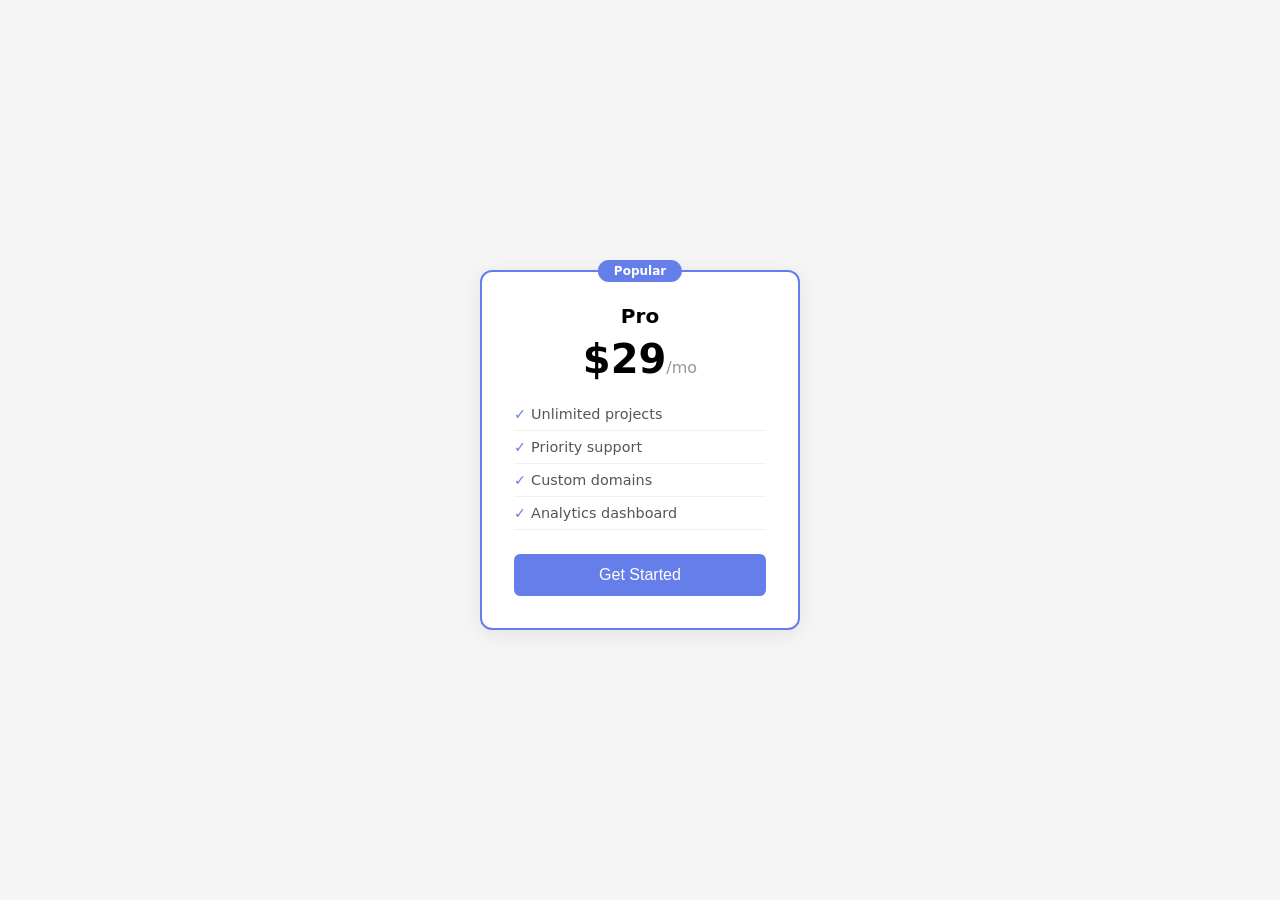
<file: cookbook/cards/pricing-card/index.html>
<!DOCTYPE html>
<html lang="en">
<head>
  <meta charset="UTF-8">
  <meta name="viewport" content="width=device-width, initial-scale=1.0">
  <title>Pricing Card</title>
  <style>
    *, *::before, *::after { box-sizing: border-box; margin: 0; padding: 0; }
    body { font-family: system-ui, sans-serif; min-height: 100vh; display: grid; place-items: center; background: #f5f5f5; }

    .pricing-card {
      background: white;
      border-radius: 12px;
      padding: 2rem;
      box-shadow: 0 4px 20px rgba(0,0,0,0.08);
      max-width: 320px;
      width: 90%;
      text-align: center;
      position: relative;
    }

    .pricing-card.featured {
      border: 2px solid #667eea;
    }
    .pricing-card.featured::before {
      content: 'Popular';
      position: absolute;
      top: -12px;
      left: 50%;
      transform: translateX(-50%);
      background: #667eea;
      color: white;
      padding: 0.25rem 1rem;
      border-radius: 9999px;
      font-size: 0.75rem;
      font-weight: 600;
    }

    .pricing-card h2 { font-size: 1.25rem; margin-bottom: 0.5rem; }
    .price { font-size: 2.5rem; font-weight: 800; margin-bottom: 1rem; }
    .price span { font-size: 1rem; font-weight: 400; color: #999; }

    .features { list-style: none; text-align: left; margin-bottom: 1.5rem; }
    .features li { padding: 0.5rem 0; border-bottom: 1px solid #f0f0f0; color: #555; font-size: 0.9rem; }
    .features li::before { content: '✓ '; color: #667eea; font-weight: 700; }

    .btn { width: 100%; padding: 0.75rem; border-radius: 6px; font-size: 1rem; cursor: pointer; border: none; }
    .btn-primary { background: #667eea; color: white; }
    .btn-outline { background: transparent; color: #667eea; border: 1px solid #667eea; }
  </style>
</head>
<body>
  <div class="pricing-card featured">
    <h2>Pro</h2>
    <div class="price">$29<span>/mo</span></div>
    <ul class="features">
      <li>Unlimited projects</li>
      <li>Priority support</li>
      <li>Custom domains</li>
      <li>Analytics dashboard</li>
    </ul>
    <button class="btn btn-primary">Get Started</button>
  </div>
</body>
</html>
</file>
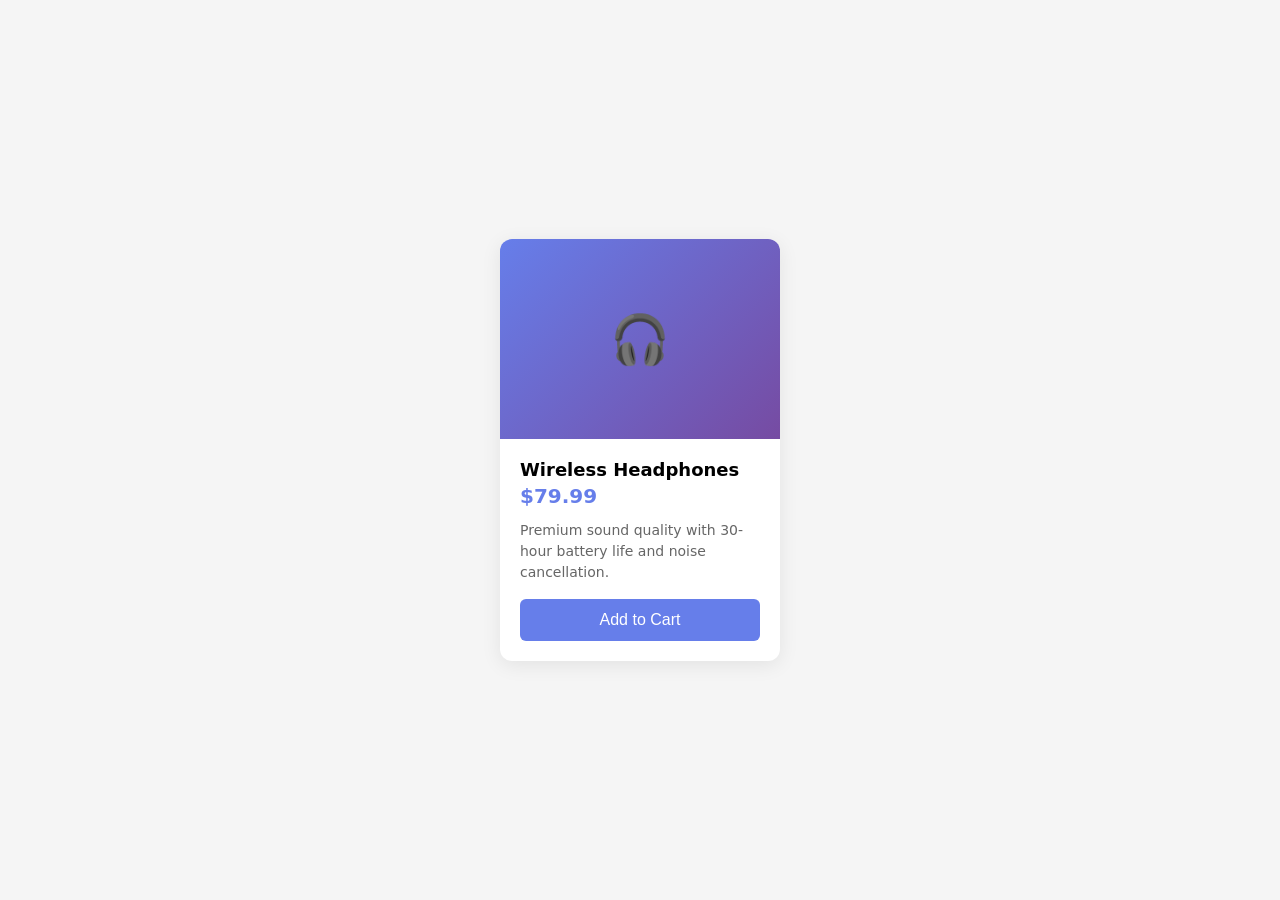
<file: cookbook/cards/product-card/index.html>
<!DOCTYPE html>
<html lang="en">
<head>
  <meta charset="UTF-8">
  <meta name="viewport" content="width=device-width, initial-scale=1.0">
  <title>Product Card</title>
  <style>
    *, *::before, *::after { box-sizing: border-box; margin: 0; padding: 0; }
    body { font-family: system-ui, sans-serif; min-height: 100vh; display: grid; place-items: center; background: #f5f5f5; }

    .product-card {
      background: white;
      border-radius: 12px;
      overflow: hidden;
      box-shadow: 0 4px 20px rgba(0,0,0,0.08);
      max-width: 280px;
      width: 90%;
    }

    .product-image {
      height: 200px;
      background: linear-gradient(135deg, #667eea, #764ba2);
      display: grid;
      place-items: center;
      color: white;
      font-size: 3rem;
    }

    .product-info { padding: 1.25rem; }
    .product-info h2 { font-size: 1.125rem; margin-bottom: 0.25rem; }
    .product-info .price { color: #667eea; font-weight: 700; font-size: 1.25rem; margin-bottom: 0.75rem; }
    .product-info p { color: #666; font-size: 0.875rem; line-height: 1.5; margin-bottom: 1rem; }

    .btn { width: 100%; padding: 0.75rem; background: #667eea; color: white; border: none; border-radius: 6px; font-size: 1rem; cursor: pointer; }
    .btn:hover { background: #5a6fd6; }
  </style>
</head>
<body>
  <div class="product-card">
    <div class="product-image">🎧</div>
    <div class="product-info">
      <h2>Wireless Headphones</h2>
      <div class="price">$79.99</div>
      <p>Premium sound quality with 30-hour battery life and noise cancellation.</p>
      <button class="btn">Add to Cart</button>
    </div>
  </div>
</body>
</html>
</file>
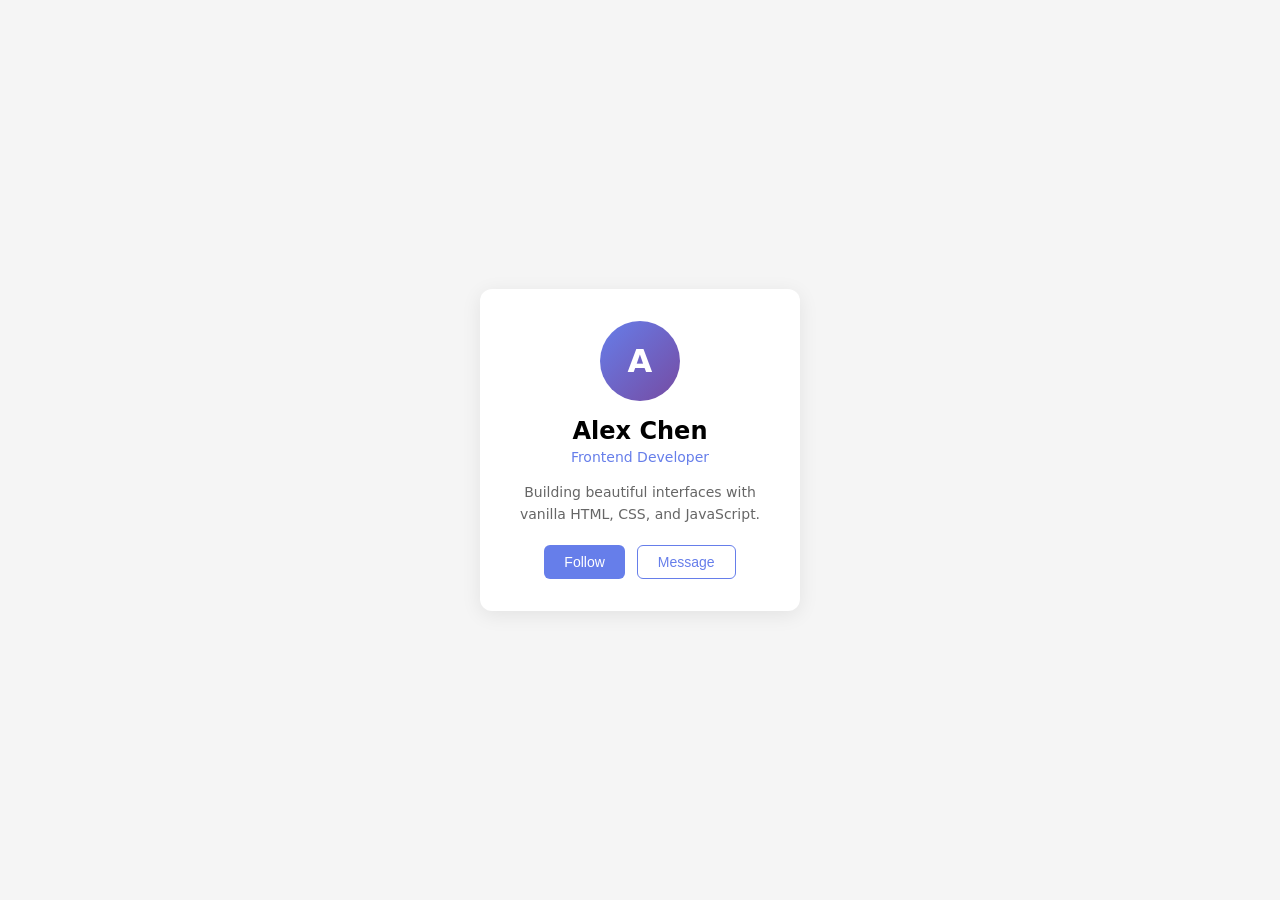
<file: cookbook/cards/profile-card/index.html>
<!DOCTYPE html>
<html lang="en">
<head>
  <meta charset="UTF-8">
  <meta name="viewport" content="width=device-width, initial-scale=1.0">
  <title>Profile Card</title>
  <style>
    *, *::before, *::after { box-sizing: border-box; margin: 0; padding: 0; }
    body { font-family: system-ui, sans-serif; min-height: 100vh; display: grid; place-items: center; background: #f5f5f5; }

    .profile-card {
      background: white;
      border-radius: 12px;
      padding: 2rem;
      text-align: center;
      box-shadow: 0 4px 20px rgba(0,0,0,0.08);
      max-width: 320px;
      width: 90%;
    }

    .avatar {
      width: 80px;
      height: 80px;
      border-radius: 50%;
      background: linear-gradient(135deg, #667eea, #764ba2);
      margin: 0 auto 1rem;
      display: grid;
      place-items: center;
      color: white;
      font-size: 2rem;
      font-weight: 700;
    }

    .profile-card h2 { margin-bottom: 0.25rem; }
    .profile-card .role { color: #667eea; font-size: 0.875rem; margin-bottom: 1rem; }
    .profile-card p { color: #666; line-height: 1.6; font-size: 0.875rem; }

    .profile-actions { display: flex; gap: 0.75rem; justify-content: center; margin-top: 1.25rem; }
    .btn { padding: 0.5rem 1.25rem; border-radius: 6px; font-size: 0.875rem; cursor: pointer; border: none; }
    .btn-primary { background: #667eea; color: white; }
    .btn-secondary { background: transparent; color: #667eea; border: 1px solid #667eea; }
  </style>
</head>
<body>
  <div class="profile-card">
    <div class="avatar">A</div>
    <h2>Alex Chen</h2>
    <div class="role">Frontend Developer</div>
    <p>Building beautiful interfaces with vanilla HTML, CSS, and JavaScript.</p>
    <div class="profile-actions">
      <button class="btn btn-primary">Follow</button>
      <button class="btn btn-secondary">Message</button>
    </div>
  </div>
</body>
</html>
</file>
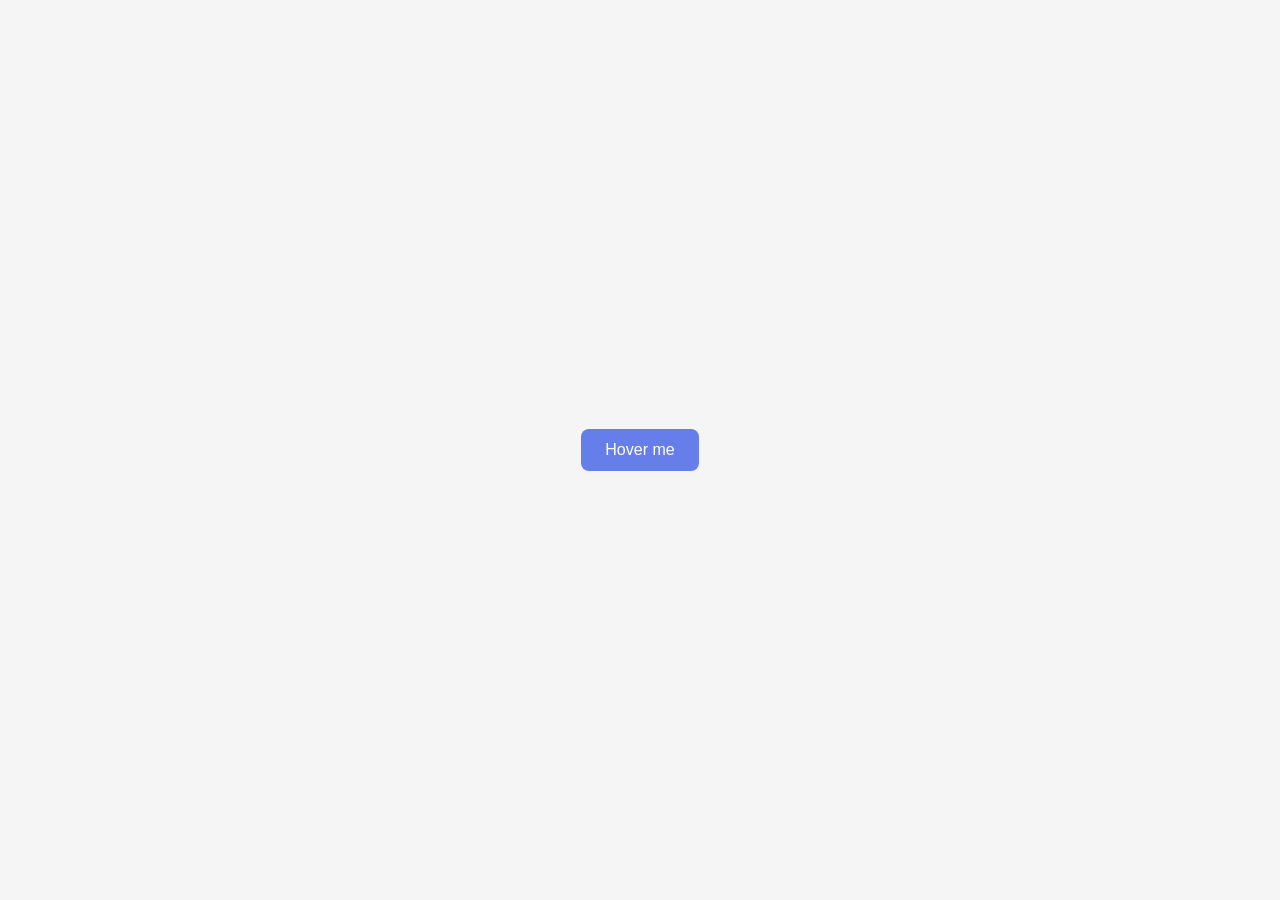
<file: cookbook/effects/animated-tooltips/index.html>
<!DOCTYPE html>
<html lang="en">
<head>
  <meta charset="UTF-8">
  <meta name="viewport" content="width=device-width, initial-scale=1.0">
  <title>Animated Tooltips</title>
  <style>
    *, *::before, *::after { box-sizing: border-box; margin: 0; padding: 0; }
    body { font-family: system-ui, sans-serif; min-height: 100vh; display: grid; place-items: center; background: #f5f5f5; }

    .tooltip-wrapper {
      position: relative;
      display: inline-block;
    }

    .tooltip-wrapper::before {
      content: attr(data-tooltip);
      position: absolute;
      bottom: calc(100% + 8px);
      left: 50%;
      transform: translateX(-50%) translateY(4px);
      background: #1a1a2e;
      color: white;
      padding: 0.5rem 0.75rem;
      border-radius: 6px;
      font-size: 0.8rem;
      white-space: nowrap;
      opacity: 0;
      pointer-events: none;
      transition: opacity 0.2s, transform 0.2s;
    }

    .tooltip-wrapper::after {
      content: '';
      position: absolute;
      bottom: calc(100% + 2px);
      left: 50%;
      transform: translateX(-50%);
      border: 5px solid transparent;
      border-top-color: #1a1a2e;
      opacity: 0;
      transition: opacity 0.2s;
    }

    .tooltip-wrapper:hover::before { opacity: 1; transform: translateX(-50%) translateY(0); }
    .tooltip-wrapper:hover::after { opacity: 1; }

    .btn {
      padding: 0.75rem 1.5rem;
      background: #667eea;
      color: white;
      border: none;
      border-radius: 8px;
      cursor: pointer;
      font-size: 1rem;
    }
  </style>
</head>
<body>
  <button class="tooltip-wrapper btn" data-tooltip="This is a tooltip!">Hover me</button>
</body>
</html>
</file>
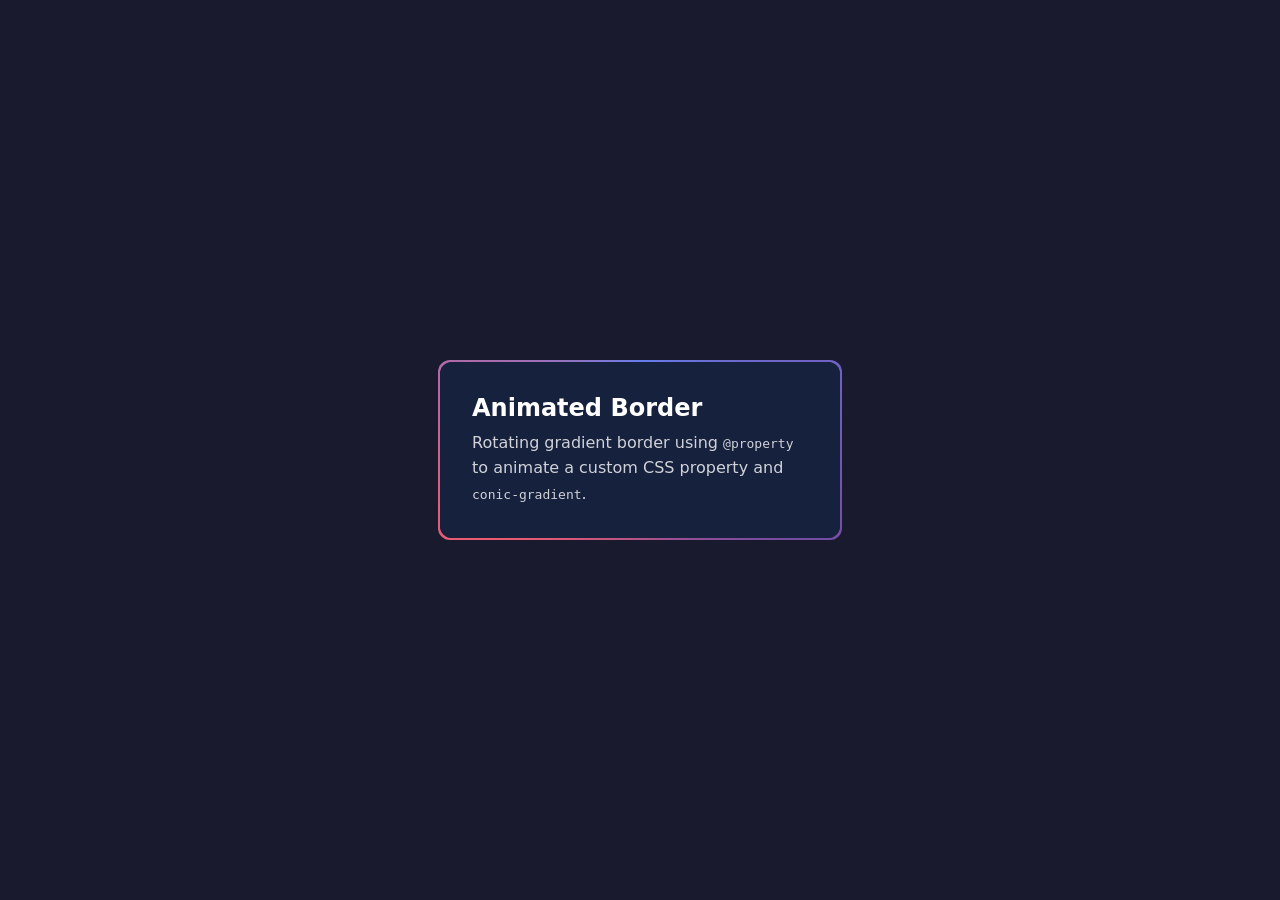
<file: cookbook/effects/border-animations/index.html>
<!DOCTYPE html>
<html lang="en">
<head>
  <meta charset="UTF-8">
  <meta name="viewport" content="width=device-width, initial-scale=1.0">
  <title>Border Animation</title>
  <style>
    *, *::before, *::after { box-sizing: border-box; margin: 0; padding: 0; }
    body {
      font-family: system-ui, sans-serif;
      min-height: 100vh;
      display: grid;
      place-items: center;
      background: #1a1a2e;
    }

    @property --angle {
      syntax: "<angle>";
      initial-value: 0deg;
      inherits: false;
    }

    .animated-border {
      position: relative;
      background: #16213e;
      color: white;
      border-radius: 12px;
      padding: 2rem;
      max-width: 400px;
      width: 90%;
    }

    .animated-border::before {
      content: '';
      position: absolute;
      inset: -2px;
      background: conic-gradient(from var(--angle), #667eea, #764ba2, #ee5a6f, #667eea);
      border-radius: inherit;
      z-index: -1;
      animation: rotate-border 3s linear infinite;
    }

    .animated-border::after {
      content: '';
      position: absolute;
      inset: 0;
      background: #16213e;
      border-radius: inherit;
      z-index: -1;
    }

    .animated-border h2 { margin-bottom: 0.5rem; }
    .animated-border p { opacity: 0.8; line-height: 1.6; }

    @keyframes rotate-border {
      to { --angle: 360deg; }
    }
  </style>
</head>
<body>
  <div class="animated-border">
    <h2>Animated Border</h2>
    <p>Rotating gradient border using <code>@property</code> to animate a custom CSS property and <code>conic-gradient</code>.</p>
  </div>
</body>
</html>
</file>
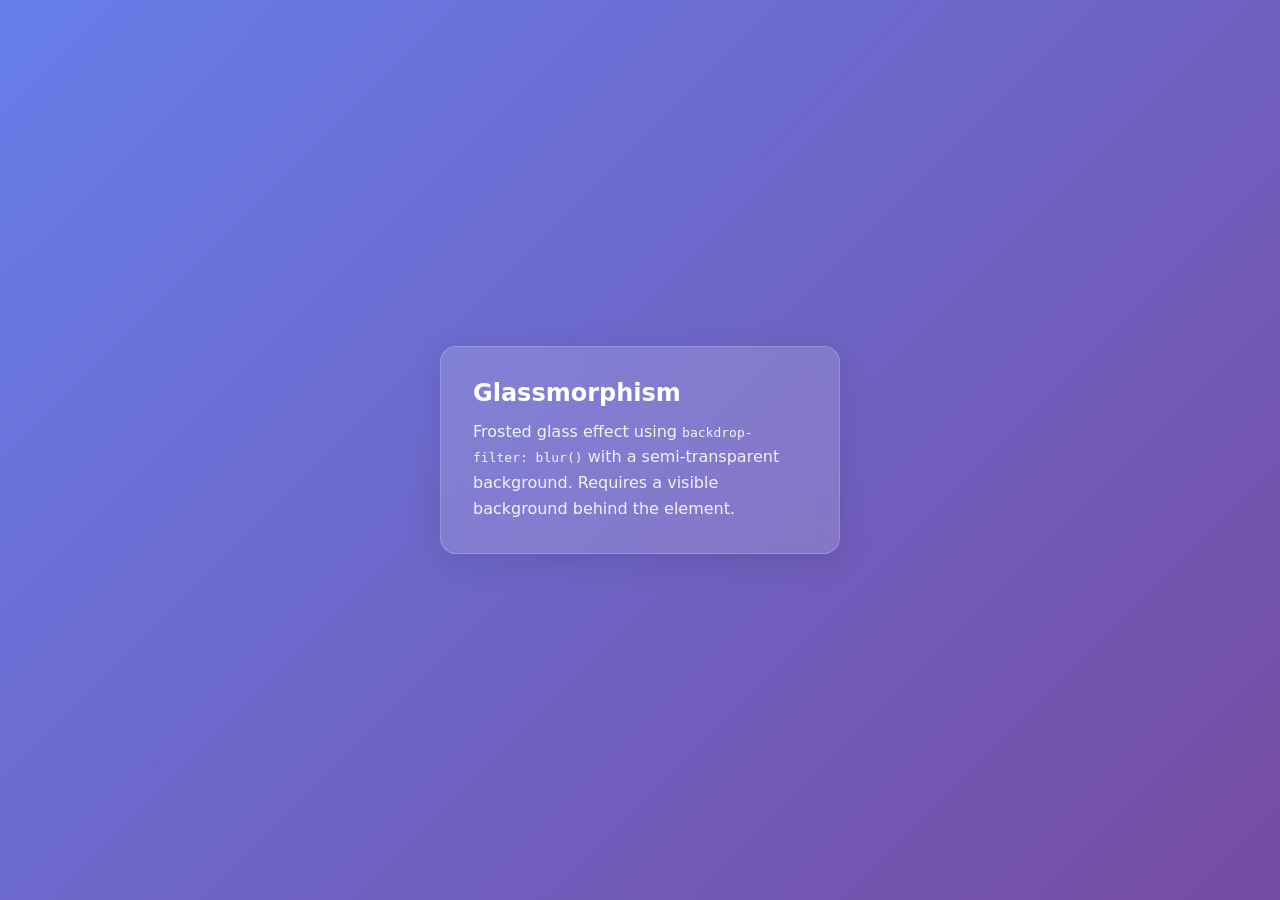
<file: cookbook/effects/glassmorphism/index.html>
<!DOCTYPE html>
<html lang="en">
<head>
  <meta charset="UTF-8">
  <meta name="viewport" content="width=device-width, initial-scale=1.0">
  <title>Glassmorphism</title>
  <style>
    *, *::before, *::after { box-sizing: border-box; margin: 0; padding: 0; }
    body {
      font-family: system-ui, sans-serif;
      min-height: 100vh;
      display: grid;
      place-items: center;
      background: linear-gradient(135deg, #667eea 0%, #764ba2 100%);
    }

    .glass {
      background: rgba(255, 255, 255, 0.15);
      backdrop-filter: blur(10px);
      -webkit-backdrop-filter: blur(10px);
      border: 1px solid rgba(255, 255, 255, 0.2);
      border-radius: 16px;
      padding: 2rem;
      box-shadow: 0 8px 32px rgba(0, 0, 0, 0.1);
      color: white;
      max-width: 400px;
      width: 90%;
    }

    .glass h2 { margin-bottom: 0.75rem; }
    .glass p { opacity: 0.9; line-height: 1.6; }
  </style>
</head>
<body>
  <div class="glass">
    <h2>Glassmorphism</h2>
    <p>Frosted glass effect using <code>backdrop-filter: blur()</code> with a semi-transparent background. Requires a visible background behind the element.</p>
  </div>
</body>
</html>
</file>
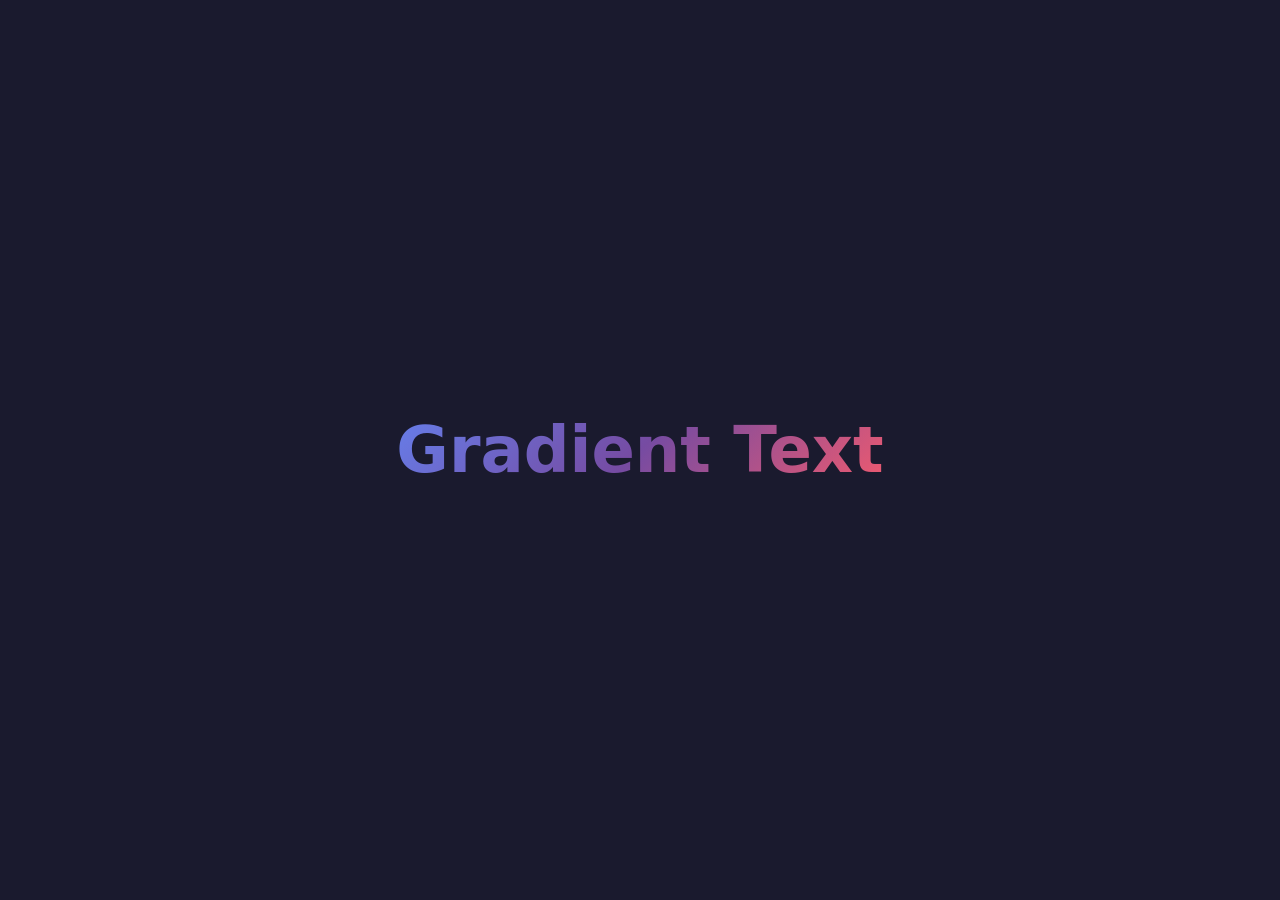
<file: cookbook/effects/gradient-text/index.html>
<!DOCTYPE html>
<html lang="en">
<head>
  <meta charset="UTF-8">
  <meta name="viewport" content="width=device-width, initial-scale=1.0">
  <title>Gradient Text</title>
  <style>
    *, *::before, *::after { box-sizing: border-box; margin: 0; padding: 0; }
    body {
      font-family: system-ui, sans-serif;
      min-height: 100vh;
      display: grid;
      place-items: center;
      background: #1a1a2e;
    }

    .gradient-text {
      font-size: clamp(2rem, 5vw, 4rem);
      font-weight: 800;
      background: linear-gradient(135deg, #667eea 0%, #764ba2 50%, #ee5a6f 100%);
      -webkit-background-clip: text;
      -webkit-text-fill-color: transparent;
      background-clip: text;
      text-align: center;
    }
  </style>
</head>
<body>
  <h1 class="gradient-text">Gradient Text</h1>
</body>
</html>
</file>
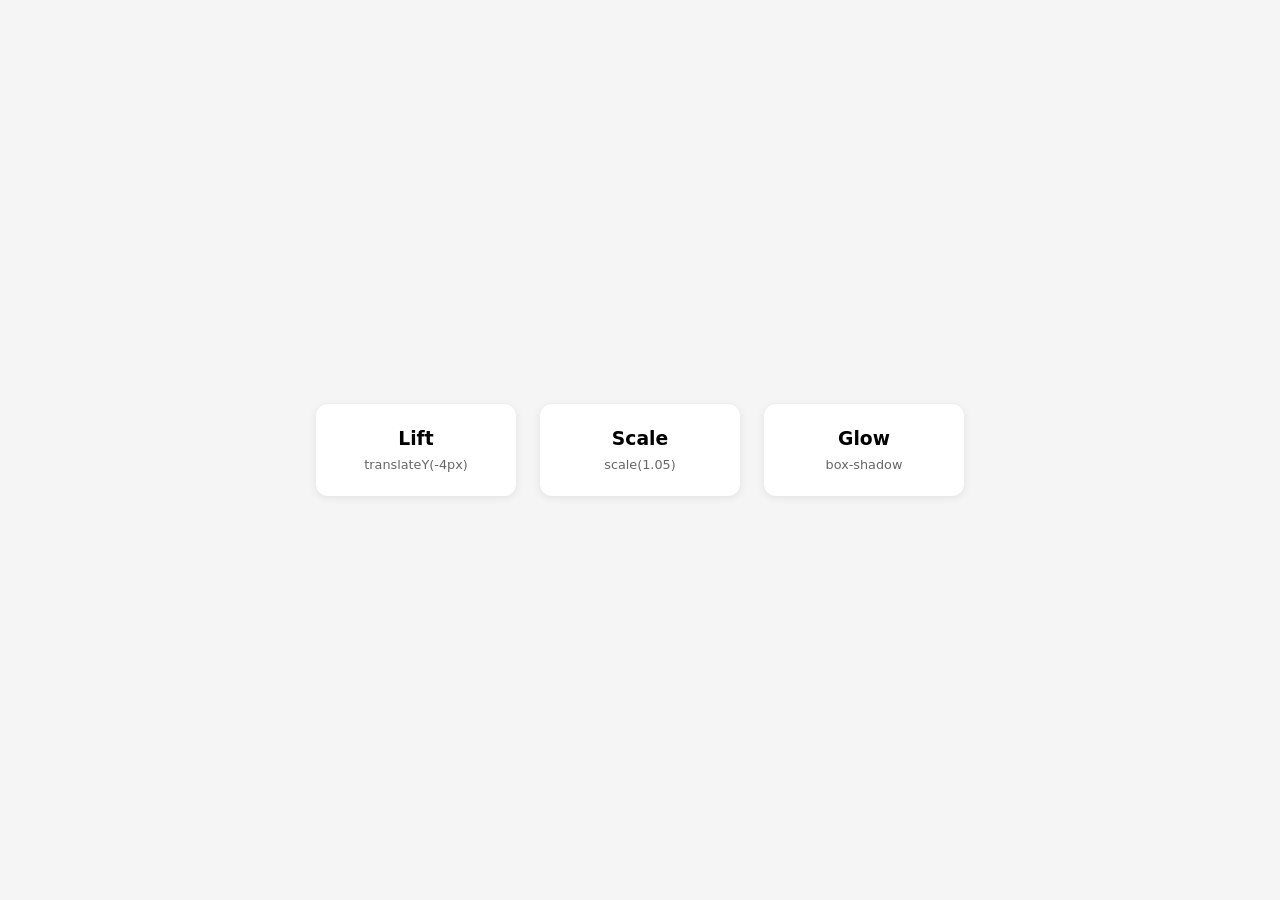
<file: cookbook/effects/hover-effects/index.html>
<!DOCTYPE html>
<html lang="en">
<head>
  <meta charset="UTF-8">
  <meta name="viewport" content="width=device-width, initial-scale=1.0">
  <title>Hover Effects</title>
  <style>
    *, *::before, *::after { box-sizing: border-box; margin: 0; padding: 0; }
    body { font-family: system-ui, sans-serif; padding: 2rem; display: flex; gap: 1.5rem; flex-wrap: wrap; justify-content: center; min-height: 100vh; align-items: center; background: #f5f5f5; }

    .card {
      background: white;
      border-radius: 12px;
      padding: 1.5rem;
      box-shadow: 0 2px 8px rgba(0,0,0,0.08);
      width: 200px;
      text-align: center;
      transition: transform 0.2s, box-shadow 0.2s;
    }
    .card:hover { transform: translateY(-4px); box-shadow: 0 8px 24px rgba(0,0,0,0.12); }

    .card-scale {
      background: white;
      border-radius: 12px;
      padding: 1.5rem;
      box-shadow: 0 2px 8px rgba(0,0,0,0.08);
      width: 200px;
      text-align: center;
      transition: transform 0.3s;
    }
    .card-scale:hover { transform: scale(1.05); }

    .card-glow {
      background: white;
      border-radius: 12px;
      padding: 1.5rem;
      box-shadow: 0 2px 8px rgba(0,0,0,0.08);
      width: 200px;
      text-align: center;
      transition: box-shadow 0.3s;
    }
    .card-glow:hover { box-shadow: 0 0 20px rgba(102, 126, 234, 0.4); }

    h3 { margin-bottom: 0.5rem; }
    p { color: #666; font-size: 0.8rem; }
  </style>
</head>
<body>
  <div class="card">
    <h3>Lift</h3>
    <p>translateY(-4px)</p>
  </div>
  <div class="card-scale">
    <h3>Scale</h3>
    <p>scale(1.05)</p>
  </div>
  <div class="card-glow">
    <h3>Glow</h3>
    <p>box-shadow</p>
  </div>
</body>
</html>
</file>
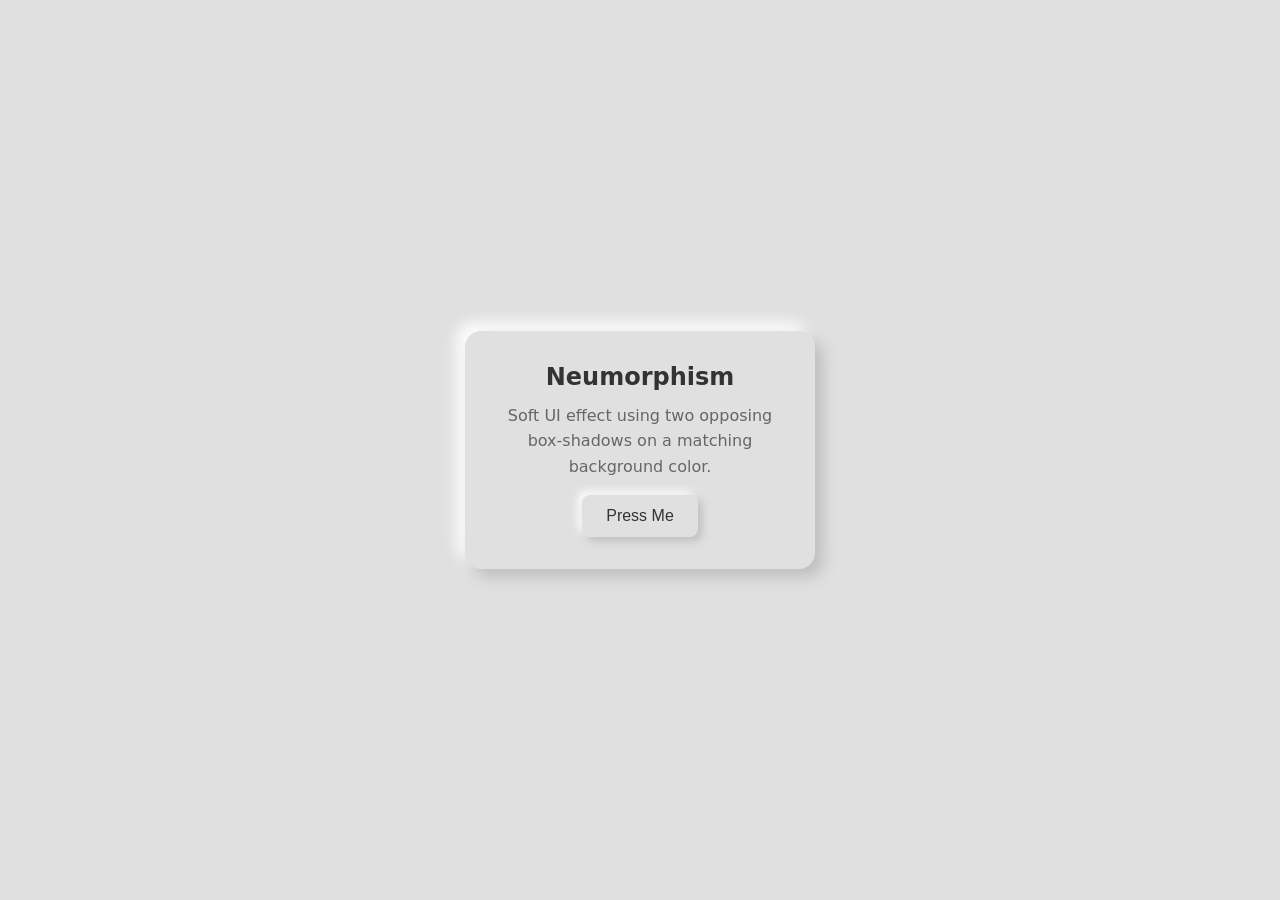
<file: cookbook/effects/neumorphism/index.html>
<!DOCTYPE html>
<html lang="en">
<head>
  <meta charset="UTF-8">
  <meta name="viewport" content="width=device-width, initial-scale=1.0">
  <title>Neumorphism</title>
  <style>
    *, *::before, *::after { box-sizing: border-box; margin: 0; padding: 0; }
    body {
      font-family: system-ui, sans-serif;
      min-height: 100vh;
      display: grid;
      place-items: center;
      background: #e0e0e0;
    }

    .neumorphic {
      background: #e0e0e0;
      border-radius: 16px;
      padding: 2rem;
      box-shadow: 8px 8px 15px #bebebe, -8px -8px 15px #ffffff;
      max-width: 350px;
      width: 90%;
      text-align: center;
    }

    .neumorphic:active {
      box-shadow: inset 4px 4px 8px #bebebe, inset -4px -4px 8px #ffffff;
    }

    .neumorphic h2 { margin-bottom: 0.75rem; color: #333; }
    .neumorphic p { color: #666; line-height: 1.6; }

    .neu-btn {
      display: inline-block;
      margin-top: 1rem;
      padding: 0.75rem 1.5rem;
      background: #e0e0e0;
      border: none;
      border-radius: 8px;
      box-shadow: 4px 4px 8px #bebebe, -4px -4px 8px #ffffff;
      cursor: pointer;
      font-size: 1rem;
      color: #333;
    }
    .neu-btn:active {
      box-shadow: inset 2px 2px 5px #bebebe, inset -2px -2px 5px #ffffff;
    }
  </style>
</head>
<body>
  <div class="neumorphic">
    <h2>Neumorphism</h2>
    <p>Soft UI effect using two opposing box-shadows on a matching background color.</p>
    <button class="neu-btn">Press Me</button>
  </div>
</body>
</html>
</file>
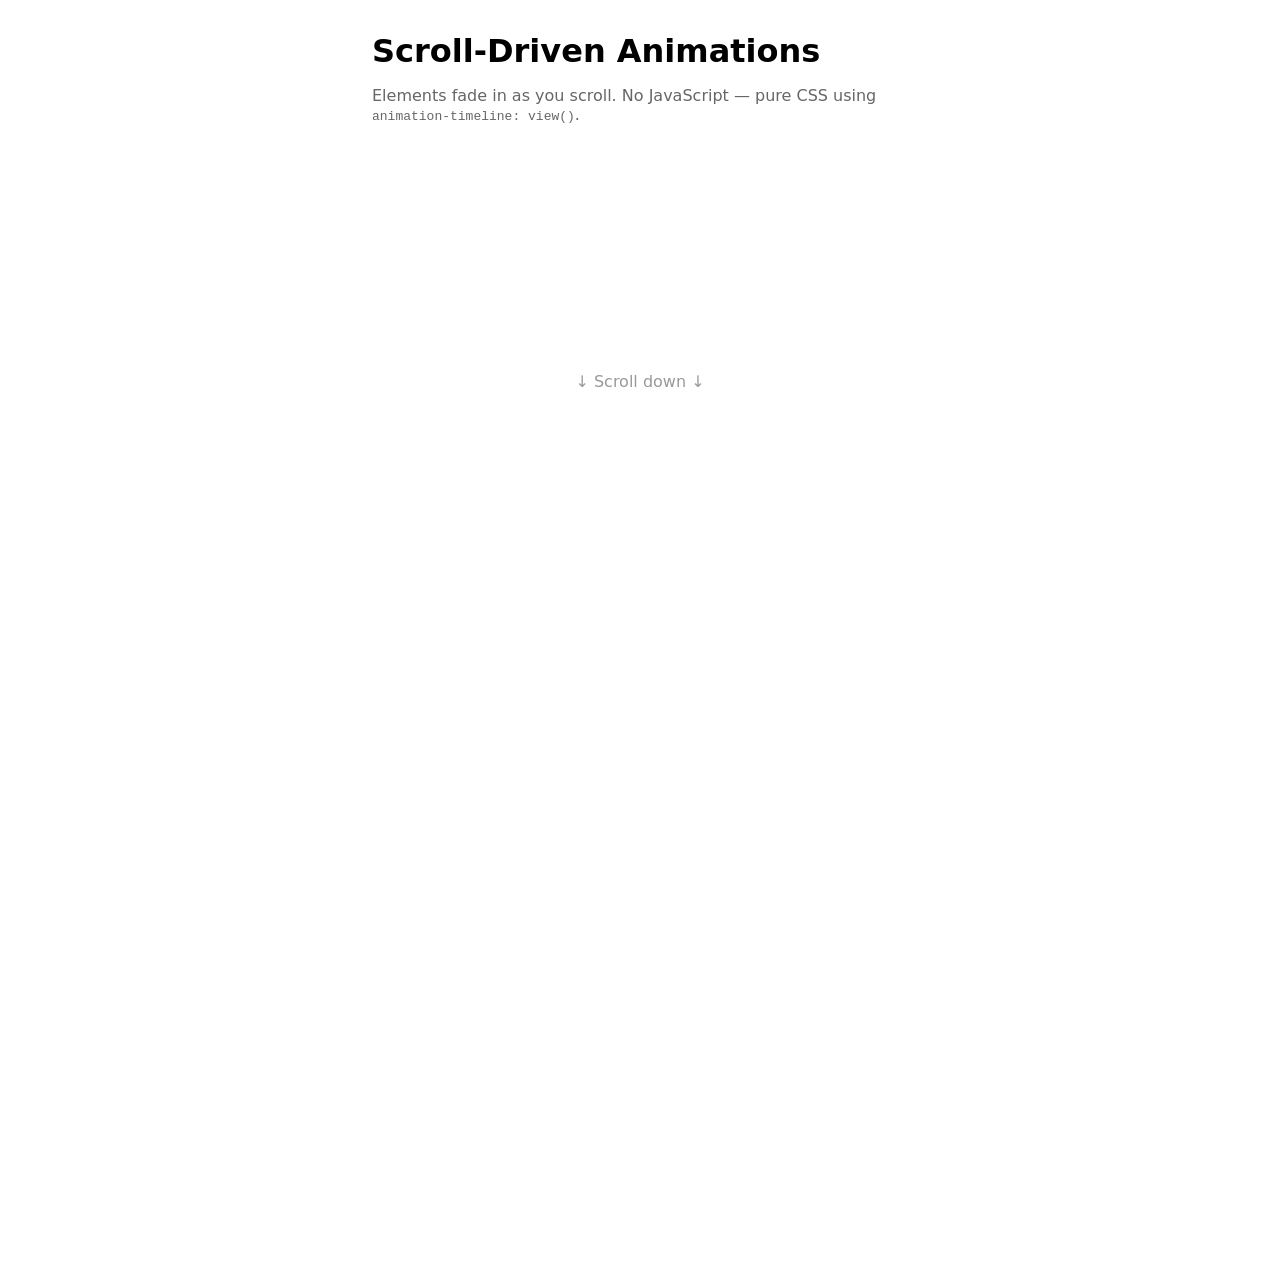
<file: cookbook/effects/scroll-driven-animations/index.html>
<!DOCTYPE html>
<html lang="en">
<head>
  <meta charset="UTF-8">
  <meta name="viewport" content="width=device-width, initial-scale=1.0">
  <title>Scroll-Driven Animations</title>
  <style>
    *, *::before, *::after { box-sizing: border-box; margin: 0; padding: 0; }
    body { font-family: system-ui, sans-serif; padding: 2rem; max-width: 600px; margin: 0 auto; }

    .reveal {
      opacity: 0;
      transform: translateY(30px);
      animation: reveal linear both;
      animation-timeline: view();
      animation-range: entry 0% cover 40%;
      margin-bottom: 2rem;
      padding: 1.5rem;
      background: white;
      border-radius: 8px;
      box-shadow: 0 2px 8px rgba(0,0,0,0.08);
    }

    .reveal h2 { margin-bottom: 0.5rem; }
    .reveal p { color: #666; line-height: 1.6; }

    @keyframes reveal {
      from { opacity: 0; transform: translateY(30px); }
      to { opacity: 1; transform: translateY(0); }
    }

    .spacer { height: 50vh; display: grid; place-items: center; color: #999; }
  </style>
</head>
<body>
  <h1 style="margin-bottom: 1rem;">Scroll-Driven Animations</h1>
  <p style="color: #666; margin-bottom: 2rem;">Elements fade in as you scroll. No JavaScript — pure CSS using <code>animation-timeline: view()</code>.</p>

  <div class="spacer">↓ Scroll down ↓</div>

  <div class="reveal">
    <h2>First Section</h2>
    <p>This fades in when it enters the viewport.</p>
  </div>
  <div class="reveal">
    <h2>Second Section</h2>
    <p>Each element animates independently based on its scroll position.</p>
  </div>
  <div class="reveal">
    <h2>Third Section</h2>
    <p>The <code>animation-range</code> controls when the animation starts and ends.</p>
  </div>
  <div class="reveal">
    <h2>Fourth Section</h2>
    <p>No Intersection Observer, no scroll event listeners — just CSS.</p>
  </div>
</body>
</html>
</file>
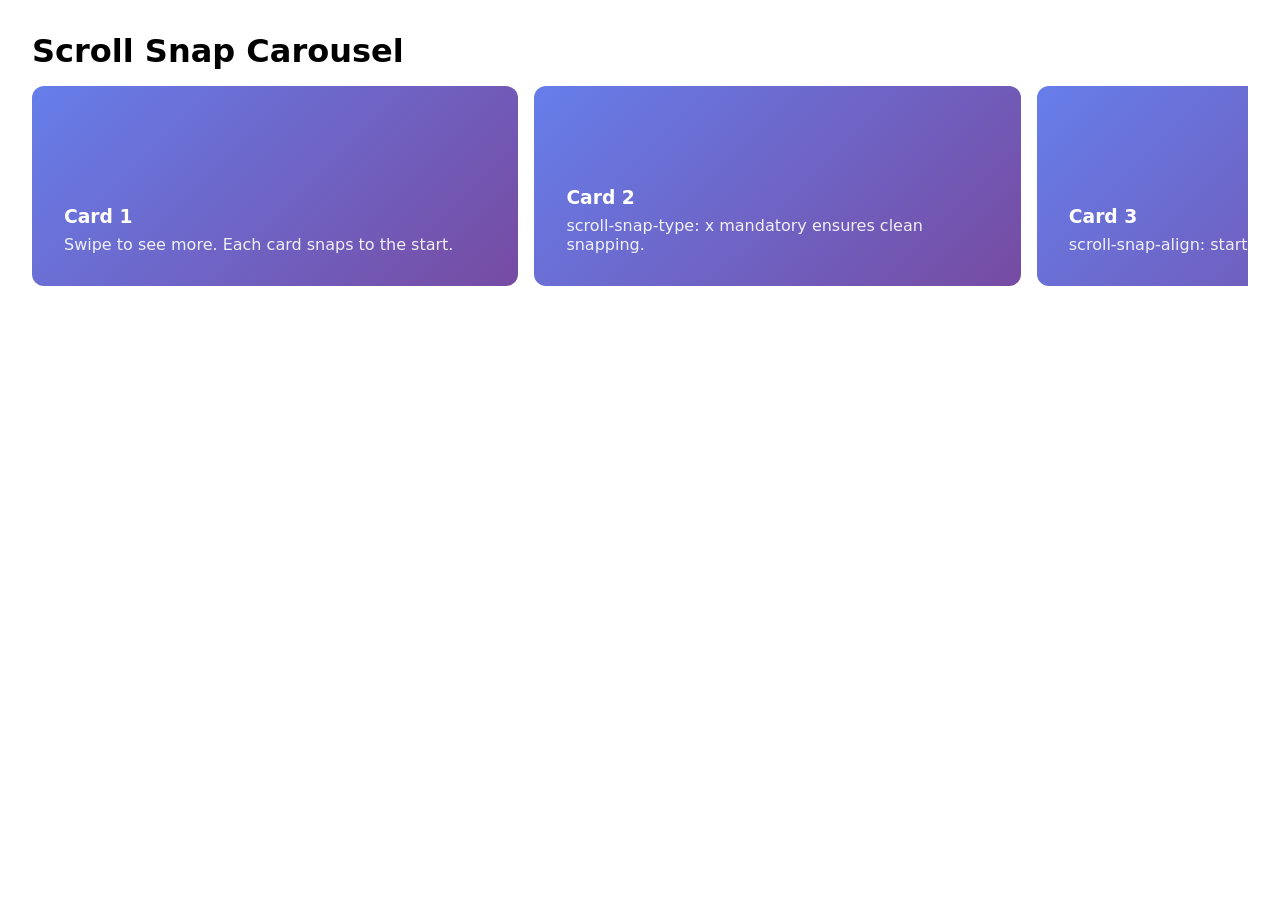
<file: cookbook/effects/scroll-snap/index.html>
<!DOCTYPE html>
<html lang="en">
<head>
  <meta charset="UTF-8">
  <meta name="viewport" content="width=device-width, initial-scale=1.0">
  <title>Scroll Snap Carousel</title>
  <style>
    *, *::before, *::after { box-sizing: border-box; margin: 0; padding: 0; }
    body { font-family: system-ui, sans-serif; padding: 2rem; }

    .carousel {
      display: flex;
      overflow-x: auto;
      scroll-snap-type: x mandatory;
      gap: 1rem;
      padding-bottom: 1rem;
    }

    .carousel-card {
      flex: 0 0 80%;
      scroll-snap-align: start;
      background: linear-gradient(135deg, #667eea, #764ba2);
      color: white;
      border-radius: 12px;
      padding: 2rem;
      min-height: 200px;
      display: flex;
      flex-direction: column;
      justify-content: flex-end;
    }

    @media (min-width: 768px) {
      .carousel-card { flex: 0 0 40%; }
    }

    .carousel-card h3 { margin-bottom: 0.5rem; }
    .carousel-card p { opacity: 0.9; }

    /* Scrollbar styling */
    .carousel::-webkit-scrollbar { height: 6px; }
    .carousel::-webkit-scrollbar-track { background: #f1f1f1; border-radius: 3px; }
    .carousel::-webkit-scrollbar-thumb { background: #ccc; border-radius: 3px; }
  </style>
</head>
<body>
  <h1 style="margin-bottom: 1rem;">Scroll Snap Carousel</h1>
  <div class="carousel">
    <div class="carousel-card"><h3>Card 1</h3><p>Swipe to see more. Each card snaps to the start.</p></div>
    <div class="carousel-card"><h3>Card 2</h3><p>scroll-snap-type: x mandatory ensures clean snapping.</p></div>
    <div class="carousel-card"><h3>Card 3</h3><p>scroll-snap-align: start defines the snap point.</p></div>
    <div class="carousel-card"><h3>Card 4</h3><p>No JavaScript needed for basic carousel behavior.</p></div>
  </div>
</body>
</html>
</file>
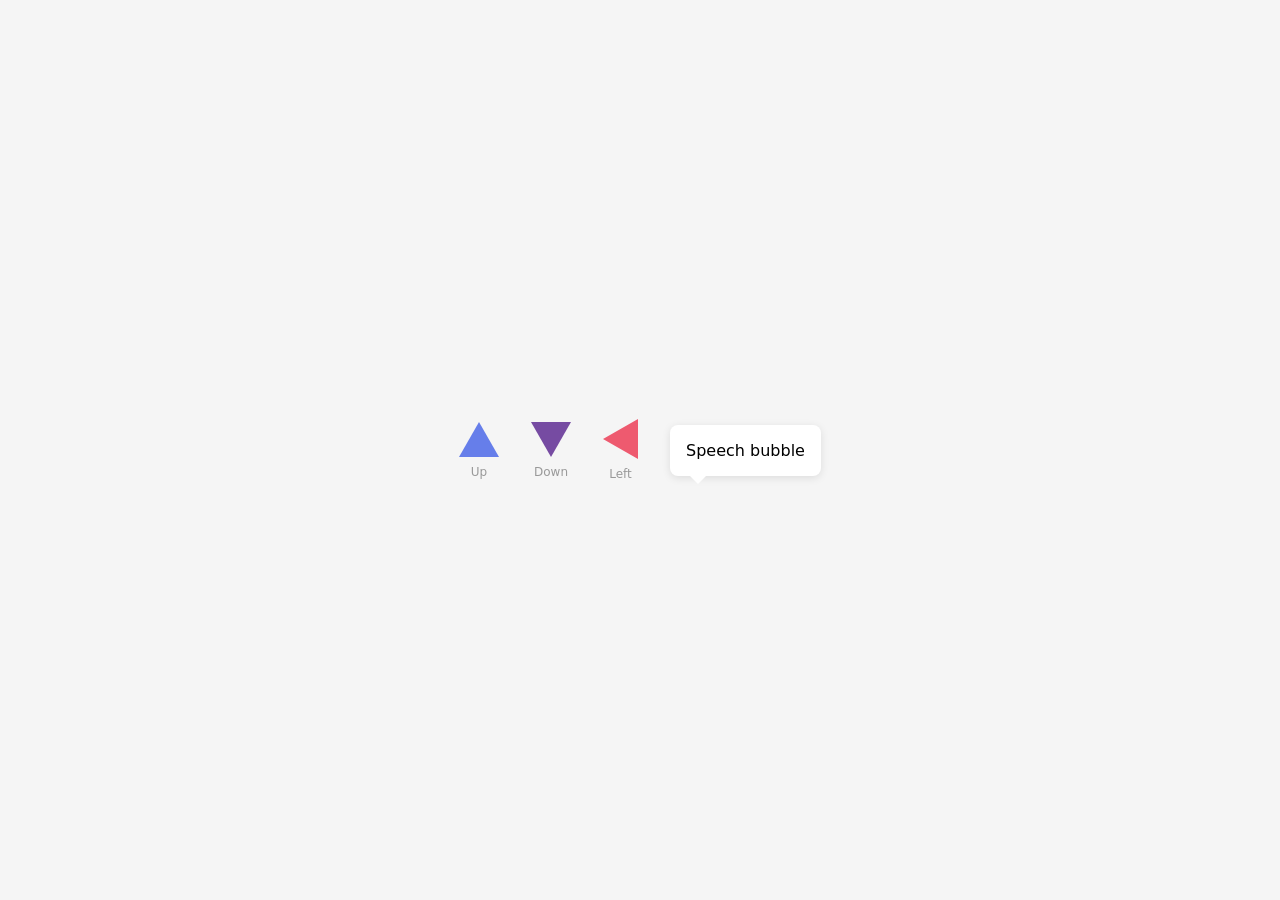
<file: cookbook/effects/triangles/index.html>
<!DOCTYPE html>
<html lang="en">
<head>
  <meta charset="UTF-8">
  <meta name="viewport" content="width=device-width, initial-scale=1.0">
  <title>CSS Triangles</title>
  <style>
    *, *::before, *::after { box-sizing: border-box; margin: 0; padding: 0; }
    body { font-family: system-ui, sans-serif; padding: 2rem; display: flex; gap: 2rem; flex-wrap: wrap; justify-content: center; min-height: 100vh; align-items: center; background: #f5f5f5; }

    .triangle-up {
      width: 0; height: 0;
      border-left: 20px solid transparent;
      border-right: 20px solid transparent;
      border-bottom: 35px solid #667eea;
    }

    .triangle-down {
      width: 0; height: 0;
      border-left: 20px solid transparent;
      border-right: 20px solid transparent;
      border-top: 35px solid #764ba2;
    }

    .triangle-left {
      width: 0; height: 0;
      border-top: 20px solid transparent;
      border-bottom: 20px solid transparent;
      border-right: 35px solid #ee5a6f;
    }

    .speech-bubble {
      position: relative;
      background: white;
      padding: 1rem;
      border-radius: 8px;
      box-shadow: 0 2px 8px rgba(0,0,0,0.1);
    }
    .speech-bubble::after {
      content: '';
      position: absolute;
      top: 100%;
      left: 20px;
      border: 8px solid transparent;
      border-top-color: white;
    }

    .label { text-align: center; font-size: 0.75rem; color: #999; margin-top: 0.5rem; }
  </style>
</head>
<body>
  <div>
    <div class="triangle-up"></div>
    <div class="label">Up</div>
  </div>
  <div>
    <div class="triangle-down"></div>
    <div class="label">Down</div>
  </div>
  <div>
    <div class="triangle-left"></div>
    <div class="label">Left</div>
  </div>
  <div>
    <div class="speech-bubble">Speech bubble</div>
  </div>
</body>
</html>
</file>
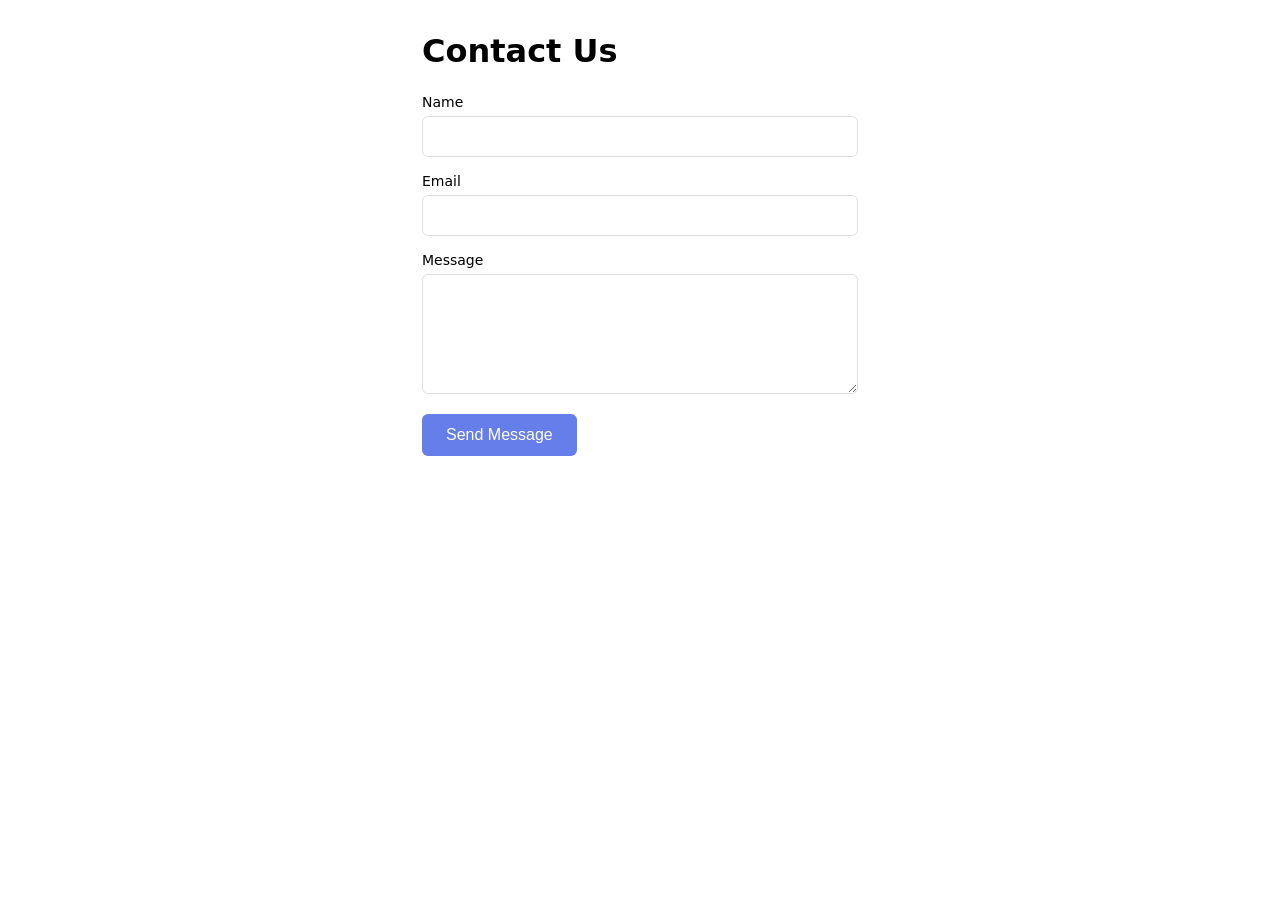
<file: cookbook/forms/contact-form/index.html>
<!DOCTYPE html>
<html lang="en">
<head>
  <meta charset="UTF-8">
  <meta name="viewport" content="width=device-width, initial-scale=1.0">
  <title>Contact Form</title>
  <style>
    *, *::before, *::after { box-sizing: border-box; margin: 0; padding: 0; }
    body { font-family: system-ui, sans-serif; padding: 2rem; max-width: 500px; margin: 0 auto; }

    h1 { margin-bottom: 1.5rem; }
    .form-group { margin-bottom: 1rem; }
    .form-group label { display: block; margin-bottom: 0.375rem; font-weight: 500; font-size: 0.875rem; }
    .form-group input, .form-group textarea {
      width: 100%;
      padding: 0.625rem 0.75rem;
      border: 1px solid #ddd;
      border-radius: 6px;
      font-size: 1rem;
      font-family: inherit;
    }
    .form-group textarea { resize: vertical; min-height: 120px; }
    .form-group input:focus, .form-group textarea:focus { outline: 2px solid #667eea; outline-offset: -1px; border-color: transparent; }
    .btn { padding: 0.75rem 1.5rem; background: #667eea; color: white; border: none; border-radius: 6px; font-size: 1rem; cursor: pointer; }
    .btn:hover { background: #5a6fd6; }
  </style>
</head>
<body>
  <h1>Contact Us</h1>
  <form>
    <div class="form-group">
      <label for="name">Name</label>
      <input type="text" id="name" autocomplete="name" required>
    </div>
    <div class="form-group">
      <label for="email">Email</label>
      <input type="email" id="email" autocomplete="email" inputmode="email" required>
    </div>
    <div class="form-group">
      <label for="message">Message</label>
      <textarea id="message" required></textarea>
    </div>
    <button type="submit" class="btn">Send Message</button>
  </form>
</body>
</html>
</file>
